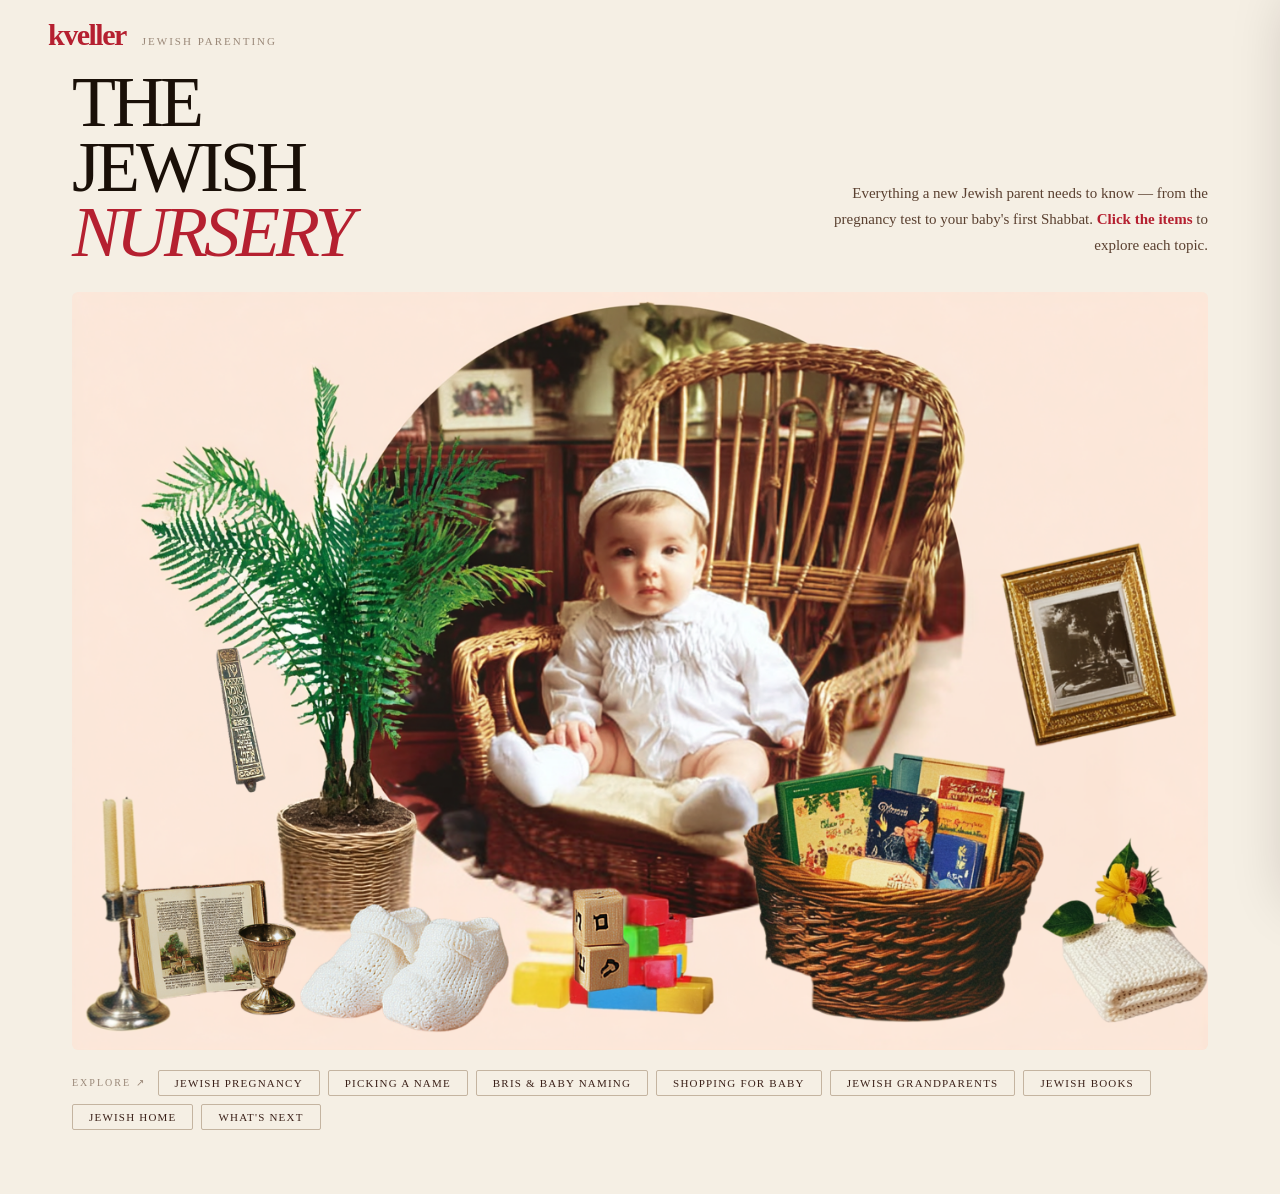
<file: kveller-nursery-hub.html>
<!DOCTYPE html>
<html lang="en">
<head>
  <meta charset="UTF-8">
  <meta name="viewport" content="width=device-width, initial-scale=1.0">
  <title>The Jewish Nursery — Kveller</title>
  <style>
    *, *::before, *::after { box-sizing: border-box; margin: 0; padding: 0; }

    body {
      font-family: Georgia, 'Times New Roman', serif;
      background: #F5EFE4;
      color: #1A1008;
    }

    /* ── Header ── */
    header {
      padding: 18px 48px;
      display: flex;
      align-items: baseline;
      gap: 16px;
    }
    .logo { font-size: 30px; font-weight: bold; color: #B52030; letter-spacing: -1.5px; text-decoration: none; }
    .logo-tag { font-size: 11px; color: #9A8878; letter-spacing: 2px; text-transform: uppercase; }

    /* ── Page layout ── */
    .page { max-width: 1200px; margin: 0 auto; padding: 0 32px 64px; }

    /* ── Intro ── */
    .intro {
      display: flex;
      align-items: flex-end;
      justify-content: space-between;
      gap: 32px;
      margin-bottom: 28px;
    }
    .intro-headline {
      font-size: 72px;
      line-height: 0.9;
      letter-spacing: -4px;
      text-transform: uppercase;
      color: #1A1008;
      flex-shrink: 0;
    }
    .intro-headline em { color: #B52030; font-style: italic; }
    .intro-text {
      max-width: 420px;
      font-size: 15px;
      line-height: 1.75;
      color: #5A4030;
      text-align: right;
      padding-bottom: 6px;
    }
    .intro-text strong { color: #B52030; }
    .cta-mobile { display: none; }

    /* ── Collage container ── */
    .collage {
      position: relative;
      width: 100%;
      line-height: 0;
      border-radius: 6px;
      overflow: hidden;
    }
    .collage img {
      width: 100%;
      height: auto;
      display: block;
    }

    /* ── Hotspots ── */
    .hs {
      position: absolute;
      cursor: pointer;
      border-radius: 4px;
      transition: background 0.15s ease;
    }
    .hs::after {
      content: '';
      position: absolute;
      inset: 0;
      border-radius: 4px;
      border: 1.5px dashed transparent;
      transition: border-color 0.15s ease;
    }
    .hs:hover::after { border-color: #B52030; }
    .hs:hover { background: rgba(181, 32, 48, 0.06); }

    /* Floating label */
    .hs-label {
      position: absolute;
      bottom: calc(100% + 8px);
      left: 50%;
      transform: translateX(-50%);
      background: #1A1008;
      color: #F5EFE4;
      font-size: 10px;
      letter-spacing: 1.8px;
      text-transform: uppercase;
      padding: 5px 12px;
      border-radius: 2px;
      white-space: nowrap;
      opacity: 0;
      pointer-events: none;
      transition: opacity 0.15s ease;
      font-family: Georgia, serif;
    }
    .hs:hover .hs-label { opacity: 1; }

    /* Label position overrides for items near top/bottom */
    .hs.label-below .hs-label {
      bottom: auto;
      top: calc(100% + 8px);
    }
    .hs.label-right .hs-label {
      left: auto;
      right: 0;
      transform: none;
    }

    /* ── Nav chips ── */
    .nav {
      margin-top: 20px;
      display: flex;
      flex-wrap: wrap;
      gap: 8px;
      align-items: center;
    }
    .nav-label {
      font-size: 10px;
      letter-spacing: 2px;
      text-transform: uppercase;
      color: #9A8878;
      margin-right: 4px;
    }
    .chip {
      background: transparent;
      border: 1px solid #C4B4A0;
      color: #3A2018;
      padding: 6px 16px;
      border-radius: 2px;
      font-size: 11px;
      letter-spacing: 1.2px;
      text-transform: uppercase;
      cursor: pointer;
      font-family: Georgia, serif;
      transition: all 0.15s;
    }
    .chip:hover { background: #B52030; border-color: #B52030; color: white; }

    /* ── Overlay ── */
    .overlay {
      position: fixed;
      inset: 0;
      background: rgba(26,16,8,0.45);
      z-index: 200;
      opacity: 0;
      pointer-events: none;
      transition: opacity 0.3s ease;
    }
    .overlay.open { opacity: 1; pointer-events: all; }

    /* ── Panel ── */
    .panel {
      position: fixed;
      top: 0;
      right: -580px;
      width: 560px;
      max-width: 100vw;
      height: 100dvh;
      background: #FAF4EC;
      z-index: 201;
      display: flex;
      flex-direction: column;
      transition: right 0.36s cubic-bezier(0.4, 0, 0.2, 1);
      box-shadow: -8px 0 56px rgba(26,16,8,0.2);
    }
    .panel.open { right: 0; }

    .panel-head {
      padding: 32px 44px 26px;
      border-bottom: 1px solid #DDD0BC;
      flex-shrink: 0;
      position: relative;
    }
    .panel-kicker {
      font-size: 10px;
      letter-spacing: 3px;
      text-transform: uppercase;
      color: #9A8878;
      margin-bottom: 8px;
    }
    .panel-title {
      font-size: 36px;
      line-height: 1.05;
      letter-spacing: -1.5px;
      color: #1A1008;
    }
    .panel-close {
      position: absolute;
      top: 28px;
      right: 36px;
      background: none;
      border: 1px solid #C4B4A0;
      color: #9A8878;
      width: 34px;
      height: 34px;
      font-size: 14px;
      cursor: pointer;
      display: flex;
      align-items: center;
      justify-content: center;
      transition: all 0.15s;
    }
    .panel-close:hover { background: #1A1008; color: #FAF4EC; border-color: #1A1008; }

    .panel-body { flex: 1; overflow-y: auto; padding: 28px 44px 44px; }
    .panel-intro {
      font-size: 16px;
      line-height: 1.78;
      color: #3A2018;
      margin-bottom: 26px;
      padding-bottom: 26px;
      border-bottom: 1px solid #DDD0BC;
    }
    .panel-section {
      font-size: 10px;
      letter-spacing: 3px;
      text-transform: uppercase;
      color: #9A8878;
      margin-bottom: 14px;
    }
    .article-list { list-style: none; }
    .article-item { padding: 13px 0; border-bottom: 1px solid #EDE4D4; }
    .article-item:last-child { border-bottom: none; }
    .article-link {
      display: block;
      font-size: 15.5px;
      font-weight: bold;
      color: #B52030;
      text-decoration: none;
      line-height: 1.35;
      margin-bottom: 4px;
      transition: color 0.12s;
    }
    .article-link:hover { color: #8A1020; }
    .article-excerpt { font-size: 13px; color: #5A4030; line-height: 1.65; }

    /* ── Mobile topic list ── */
    .mobile-topics {
      display: none;
      margin-top: 20px;
    }
    .mobile-topics-label {
      font-size: 10px;
      letter-spacing: 2px;
      text-transform: uppercase;
      color: #9A8878;
      margin-bottom: 4px;
    }
    .topic-row {
      display: flex;
      align-items: center;
      gap: 16px;
      padding: 13px 0;
      border-bottom: 1px solid #EDE4D4;
      cursor: pointer;
      -webkit-tap-highlight-color: transparent;
    }
    .topic-row:last-child { border-bottom: none; }
    .topic-row:active { background: rgba(181,32,48,0.06); margin: 0 -8px; padding: 13px 8px; }
    .topic-thumb {
      width: 68px;
      height: 68px;
      flex-shrink: 0;
      border-radius: 3px;
      background-image: url('nursery-hero.png');
      background-size: 600%;
      background-repeat: no-repeat;
    }
    .topic-info { flex: 1; min-width: 0; }
    .topic-name {
      font-size: 15px;
      font-weight: bold;
      color: #1A1008;
      margin-bottom: 3px;
      font-family: Georgia, serif;
    }
    .topic-desc {
      font-size: 12px;
      color: #5A4030;
      line-height: 1.5;
      font-family: Georgia, serif;
    }
    .topic-arrow {
      color: #B52030;
      font-size: 18px;
      flex-shrink: 0;
    }

    @media (max-width: 720px) {
      .intro { flex-direction: column; gap: 12px; }
      .intro-headline { font-size: 44px; }
      .intro-text { text-align: left; max-width: 100%; }
      .panel { width: 100vw; right: -100vw; }
      .panel-head { padding: 24px; }
      .panel-body { padding: 22px; }
      /* Hide hotspots and desktop nav on mobile */
      .hs { display: none !important; }
      .nav { display: none; }
      /* Show mobile list */
      .mobile-topics { display: block; }
      /* Swap CTA copy */
      .cta-desktop { display: none; }
      .cta-mobile { display: inline; color: #B52030; }
    }
  </style>
</head>
<body>

<header>
  <a href="#" class="logo">kveller</a>
  <span class="logo-tag">Jewish Parenting</span>
</header>

<div class="page">

  <div class="intro">
    <div class="intro-headline">The<br>Jewish<br><em>Nursery</em></div>
    <p class="intro-text">Everything a new Jewish parent needs to know — from the pregnancy test to your baby's first Shabbat. <strong class="cta-desktop">Click the items</strong><strong class="cta-mobile">Scroll down</strong> to explore each topic.</p>
  </div>

  <!-- ── Collage image with hotspots ── -->
  <!-- Image is 1344×896. All hotspot positions are percentages of those dimensions. -->
  <div class="collage" id="collage">
    <img src="nursery-hero.png" alt="A Jewish nursery collage — baby in wicker chair surrounded by Jewish baby items" draggable="false">

    <!-- 1. BABY IN WICKER CHAIR (center oval) → What's Next
         Shortened to stay within the circular photo, not bleed into bottom items -->
    <div class="hs label-below"
         style="left:22%; top:1%; width:50%; height:62%"
         onclick="openPanel('nextsteps')"
         tabindex="0" aria-label="Baby — What's Next">
      <span class="hs-label">What's Next</span>
    </div>

    <!-- 2. MEZUZAH (left side, nestled beside fern) → Creating a Jewish Home
         Trim top so it starts at mezuzah, widen right to cover full width -->
    <div class="hs"
         style="left:11.5%; top:48%; width:6%; height:26%"
         onclick="openPanel('home')"
         tabindex="0" aria-label="Mezuzah — Creating a Jewish Home">
      <span class="hs-label">Jewish Home</span>
    </div>

    <!-- 3. CANDLESTICK + KIDDUSH CUP + SIDDUR (bottom left) → Bris & Baby Naming
         Extended right to cover full span of kiddush cup + siddur -->
    <div class="hs"
         style="left:1.1%; top:69.2%; width:18%; height:26%"
         onclick="openPanel('bris')"
         tabindex="0" aria-label="Ceremonial items — Bris & Baby Naming">
      <span class="hs-label">Bris &amp; Baby Naming</span>
    </div>

    <!-- 4. BABY BOOTIES (bottom center-left) → Shopping for Baby
         Moved right to sit over the booties -->
    <div class="hs"
         style="left:21%; top:77%; width:13%; height:20%"
         onclick="openPanel('shopping')"
         tabindex="0" aria-label="Baby booties — Shopping for Baby">
      <span class="hs-label">Shopping for Baby</span>
    </div>

    <!-- 5. HEBREW BLOCKS (bottom center) → Picking a Jewish Name
         Moved right to sit over the blocks cluster -->
    <div class="hs"
         style="left:37%; top:77%; width:21%; height:20%"
         onclick="openPanel('name')"
         tabindex="0" aria-label="Hebrew blocks — Picking a Jewish Name">
      <span class="hs-label">Picking a Name</span>
    </div>

    <!-- 6. BOOK BASKET (bottom right center) → Jewish Books -->
    <div class="hs"
         style="left:56.2%; top:68.6%; width:27.8%; height:27.8%"
         onclick="openPanel('books')"
         tabindex="0" aria-label="Book basket — Jewish Books">
      <span class="hs-label">Jewish Books</span>
    </div>

    <!-- 7. GOLD-FRAMED VINTAGE PHOTO (right) → Jewish Grandparents
         Moved right to sit over the painting -->
    <div class="hs label-right"
         style="left:80%; top:33%; width:15%; height:29%"
         onclick="openPanel('grandparents')"
         tabindex="0" aria-label="Family photo — Jewish Grandparents">
      <span class="hs-label">Jewish Grandparents</span>
    </div>

    <!-- 8. KNITTED BLANKET + FLOWERS (far bottom right) → Jewish Pregnancy -->
    <div class="hs label-right"
         style="left:83%; top:77.6%; width:15.8%; height:19.6%"
         onclick="openPanel('pregnancy')"
         tabindex="0" aria-label="Blanket — Jewish Pregnancy">
      <span class="hs-label">Jewish Pregnancy</span>
    </div>

  </div><!-- /collage -->

  <nav class="nav">
    <span class="nav-label">Explore ↗</span>
    <button class="chip" onclick="openPanel('pregnancy')">Jewish Pregnancy</button>
    <button class="chip" onclick="openPanel('name')">Picking a Name</button>
    <button class="chip" onclick="openPanel('bris')">Bris &amp; Baby Naming</button>
    <button class="chip" onclick="openPanel('shopping')">Shopping for Baby</button>
    <button class="chip" onclick="openPanel('grandparents')">Jewish Grandparents</button>
    <button class="chip" onclick="openPanel('books')">Jewish Books</button>
    <button class="chip" onclick="openPanel('home')">Jewish Home</button>
    <button class="chip" onclick="openPanel('nextsteps')">What's Next</button>
  </nav>

  <!-- ── Mobile topic list (hidden on desktop) ── -->
  <!-- Thumbnails use background-position to crop the collage image to each item -->
  <!-- background-size: 600% means 6× zoom; positions calculated from item center coords -->
  <div class="mobile-topics">
    <p class="mobile-topics-label">Explore each topic</p>

    <div class="topic-row" onclick="openPanel('pregnancy')">
      <div class="topic-thumb" style="background-position: 100% 100%"></div>
      <div class="topic-info">
        <div class="topic-name">Jewish Pregnancy</div>
        <div class="topic-desc">Ayin hara, genetic testing, doulas &amp; birth traditions</div>
      </div>
      <span class="topic-arrow">→</span>
    </div>

    <div class="topic-row" onclick="openPanel('bris')">
      <div class="topic-thumb" style="background-position: 0% 97%"></div>
      <div class="topic-info">
        <div class="topic-name">Bris &amp; Baby Naming</div>
        <div class="topic-desc">Brit milah, baby naming ceremonies &amp; how to find a mohel</div>
      </div>
      <span class="topic-arrow">→</span>
    </div>

    <div class="topic-row" onclick="openPanel('name')">
      <div class="topic-thumb" style="background-position: 40% 100%"></div>
      <div class="topic-info">
        <div class="topic-name">Picking a Name</div>
        <div class="topic-desc">Hebrew names, honoring loved ones &amp; family tradition</div>
      </div>
      <span class="topic-arrow">→</span>
    </div>

    <div class="topic-row" onclick="openPanel('shopping')">
      <div class="topic-thumb" style="background-position: 22% 100%"></div>
      <div class="topic-info">
        <div class="topic-name">Shopping for Baby</div>
        <div class="topic-desc">Gift guides, mezuzahs &amp; Jewish registry essentials</div>
      </div>
      <span class="topic-arrow">→</span>
    </div>

    <div class="topic-row" onclick="openPanel('grandparents')">
      <div class="topic-thumb" style="background-position: 88% 42%"></div>
      <div class="topic-info">
        <div class="topic-name">Jewish Grandparents</div>
        <div class="topic-desc">Bubbe, Saba, Savta &amp; the stories only they can tell</div>
      </div>
      <span class="topic-arrow">→</span>
    </div>

    <div class="topic-row" onclick="openPanel('books')">
      <div class="topic-thumb" style="background-position: 72% 87%"></div>
      <div class="topic-info">
        <div class="topic-name">Jewish Books</div>
        <div class="topic-desc">The best Jewish board books to start your baby's shelf</div>
      </div>
      <span class="topic-arrow">→</span>
    </div>

    <div class="topic-row" onclick="openPanel('home')">
      <div class="topic-thumb" style="background-position: 0% 65%"></div>
      <div class="topic-info">
        <div class="topic-name">Creating a Jewish Home</div>
        <div class="topic-desc">Mezuzahs, Shabbat rituals &amp; making your home feel Jewish</div>
      </div>
      <span class="topic-arrow">→</span>
    </div>

    <div class="topic-row" onclick="openPanel('nextsteps')">
      <div class="topic-thumb" style="background-position: 45% 30%"></div>
      <div class="topic-info">
        <div class="topic-name">What's Next</div>
        <div class="topic-desc">First holidays, Jewish education &amp; finding your village</div>
      </div>
      <span class="topic-arrow">→</span>
    </div>

  </div><!-- /mobile-topics -->

</div>

<!-- Overlay -->
<div class="overlay" id="overlay" onclick="closePanel()"></div>

<!-- Panel -->
<div class="panel" id="panel">
  <div class="panel-head">
    <button class="panel-close" onclick="closePanel()" aria-label="Close">✕</button>
    <div class="panel-kicker">A Kveller Guide</div>
    <div class="panel-title" id="panelTitle"></div>
  </div>
  <div class="panel-body" id="panelBody"></div>
</div>

<script>
const topics = {
  pregnancy: {
    title: 'Jewish Pregnancy',
    intro: 'From the question of baby showers (<em>ayin hara</em>, anyone?) to finding a Jewish doula to Ashkenazi genetic testing — pregnancy comes with its own Jewish dimension. We\'ve got you, wherever you are on the spectrum.',
    articles: [
      { title: 'What Makes a Pregnancy Jewish?', excerpt: 'Jewish superstitions, the evil eye, baby showers, genetic testing, and prayers — a guide to the Jewish side of expecting.' },
      { title: 'Should I Have a Jewish Baby Shower?', excerpt: 'Because of the belief in the evil eye (<em>ayin hara</em>), some Jews choose not to celebrate before the birth. Here\'s how to navigate the question.' },
      { title: 'Is There Such a Thing as a Jewish Doula?', excerpt: 'Yes — some doulas incorporate Jewish rituals, including going to the mikveh and Jewish prayers, into their birth support work.' },
      { title: 'Ashkenazi Genetic Testing: What You Need to Know', excerpt: 'An important guide for Ashkenazi Jews hoping to have a biological baby, covering Tay-Sachs, Gaucher, cystic fibrosis, and more.' },
      { title: 'Jewish Pregnancy Prayers and Blessings', excerpt: 'From the Shehechiyanu to prayers for a healthy pregnancy — spiritual practices to embrace during this time.' },
    ]
  },
  name: {
    title: 'Picking a Jewish Name',
    intro: 'What\'s in a name? When you\'re Jewish — a lot. Tradition, history, hope for your child\'s future, and often a Hebrew name on top of their legal name. We\'ll help you navigate it all.',
    articles: [
      { title: 'Everything About Jewish Naming Traditions', excerpt: 'Ashkenazi, Sephardic, and modern approaches — plus creative ways to honor a loved one\'s memory while finding a name you actually love.' },
      { title: 'What\'s in a Hebrew Name?', excerpt: 'Used for Jewish ceremonial life — from the bris to bar/bat mitzvah to reading Torah. How to choose a Hebrew name that means something.' },
      { title: 'The Kveller Baby Name Finder', excerpt: 'Browse thousands of Jewish baby names by meaning, origin, and Hebrew letter.' },
      { title: 'Creative Ways to Honor a Loved One in a Name', excerpt: '"We named our daughter Elissa, after my grandma Estelle." How Jewish families navigate the Ashkenazi naming tradition creatively.' },
      { title: 'The Most Popular Jewish Baby Names Right Now', excerpt: 'From classic Hebrew to Yiddish revivals — what Jewish parents are choosing today.' },
    ]
  },
  bris: {
    title: 'Bris & Baby Naming',
    intro: 'Within the first days of your baby\'s life, you\'ll have a chance to publicly welcome them into Jewish life — with either a <em>brit milah</em> (bris) or a Jewish baby naming ceremony. Both are beautiful. The bagel spread is strongly encouraged.',
    articles: [
      { title: 'What Is a Bris?', excerpt: '<em>Brit milah</em> — the Jewish covenant of circumcision — typically happens on the 8th day after birth, performed by a mohel, often alongside a rabbi and family.' },
      { title: 'Do I Have to Have a Bris?', excerpt: 'The bris is one of the more controversial Jewish rituals. You\'re not alone in feeling conflicted — and you can welcome a Jewish baby without one.' },
      { title: 'How to Choose a Mohel', excerpt: 'Ask your rabbi, check parenting forums, or ask the community. Here\'s what to look for when finding the right person for your family.' },
      { title: 'What Is a Jewish Baby Naming Ceremony?', excerpt: 'Baby namings became popular in the 1970s as a rite of passage for newborn girls — and they\'re a meaningful option for any baby.' },
      { title: 'Planning an Interfaith Baby Naming', excerpt: 'Beautiful ways to incorporate your family\'s other faiths and traditions — and to help non-Jewish relatives feel welcomed and included.' },
    ]
  },
  shopping: {
    title: 'Shopping for Your Jewish Baby',
    intro: 'Put a mezuzah on it. Add a Jewish board book. Whether you\'re building a registry or shopping for a shower gift, there are so many wonderful ways to bring Jewish tradition into the nursery from day one.',
    articles: [
      { title: 'The Best Jewish Baby Shower Gifts', excerpt: 'Mezuzahs, Hebrew name art, Jewish board books, Shabbat-themed gear and more — the definitive Kveller gift guide.' },
      { title: 'Beautiful Mezuzahs for the Nursery', excerpt: 'Every Jewish home needs a mezuzah — and a nursery is the perfect place for a special one.' },
      { title: 'The Best Jewish Board Books for Babies', excerpt: 'Start your baby\'s Jewish library early. Trust us on the board books.' },
      { title: 'Jewish Baby Clothing and Gear We Love', excerpt: 'Chai onesies, Hebrew alphabet prints, and other Jewish-themed baby items worth putting on your registry.' },
      { title: 'Jewish-Owned Baby Brands to Support', excerpt: 'Shop Jewish and support makers who bring Jewish values and aesthetics to baby gear.' },
    ]
  },
  grandparents: {
    title: 'Jewish Grandparents',
    intro: 'Having Jewish grandparents and grandparent-like figures in your life is a blessing — and not just because they can take the baby while you nap. Think of the stories and traditions they\'ll pass on.',
    articles: [
      { title: 'What Will Your Child Call Their Grandparents?', excerpt: 'Savta, Bubbe, Nonna, Saba — a guide to Jewish grandparent names in Hebrew, Yiddish, and Ladino. Worth deciding before the baby arrives.' },
      { title: 'Including Grandparents in Jewish Rituals', excerpt: 'The <em>sandek</em> (who holds the baby at the bris), honors at the baby naming — meaningful ways to involve grandparents from day one.' },
      { title: 'How to Honor Grandparents in Your Baby\'s Name', excerpt: 'Jewish naming traditions create a beautiful intergenerational connection. How to make that connection meaningful for your family.' },
      { title: 'Setting Boundaries with Loving but Opinionated Grandparents', excerpt: 'You love them. They have a lot of thoughts. Here\'s how to navigate it with grace.' },
      { title: 'The Stories Only Grandparents Can Tell', excerpt: 'Why grandparents are your child\'s most powerful connection to Jewish history, memory, and family tradition.' },
    ]
  },
  books: {
    title: 'Jewish Books for Baby',
    intro: 'At Kveller, we think books make the best gifts. Jewish board books are one of the most powerful ways to introduce your baby to Jewish traditions, holidays, language, and culture. Start early — like, day one.',
    articles: [
      { title: 'The Best Jewish Board Books for Babies', excerpt: 'The definitive Kveller list — every Jewish baby needs these on their shelf.' },
      { title: 'Jewish Picture Books for Toddlers', excerpt: 'As they grow, expand their Jewish bookshelf with beautiful picture books about holidays, heroes, and Jewish values.' },
      { title: 'Jewish Holiday Books the Whole Family Will Love', excerpt: 'From Shabbat to High Holidays to Passover — books that make Jewish holidays come alive for even the youngest readers.' },
      { title: 'Hebrew Alphabet Books We Love', excerpt: 'Introduce your baby to Hebrew letters early with these gorgeous, engaging alef-bet books.' },
      { title: 'Why Reading Jewish Stories Matters', excerpt: 'Why reading Jewish stories aloud — from the very beginning — is one of the most powerful ways to transmit culture and values.' },
    ]
  },
  home: {
    title: 'Creating a Jewish Home',
    intro: 'One of the most meaningful gifts you can give your new baby is a warm, Jewish home. It doesn\'t have to be elaborate — a mezuzah on the door, candles on Friday night, a song at bedtime. It all starts here.',
    articles: [
      { title: 'How to Put Up a Mezuzah', excerpt: 'What\'s inside it, which doorways need one, how to hang it correctly — and why even a simple nursery mezuzah is a powerful act.' },
      { title: 'Starting Shabbat Rituals with a Newborn', excerpt: 'Simple, beautiful ways to begin a Shabbat practice even with a newborn in the house. It doesn\'t have to be perfect.' },
      { title: 'Jewish Art for a Baby\'s Room', excerpt: 'Hebrew alphabet prints, framed blessings, hand-lettered prayers — beautiful Jewish art perfect for a nursery.' },
      { title: 'Prayers and Blessings for Your New Baby', excerpt: 'From the Shehechiyanu to the bedtime <em>Shema</em> — Jewish prayers to share with your newborn.' },
      { title: 'How to Make Your Home Feel Jewish', excerpt: 'Jewish identity is built in the everyday — the books on the shelves, the food in the kitchen, the songs at bedtime.' },
    ]
  },
  nextsteps: {
    title: 'What\'s Next',
    intro: 'Congratulations — you\'ve made it through the newborn basics. Now comes the beautiful, ongoing work of being a Jewish parent. Here\'s what to know about the first weeks and months, and what lies ahead.',
    articles: [
      { title: 'Postpartum Depression and Jewish Parenting', excerpt: 'PPD and PPA are very common and often under-screened. If you\'re experiencing either, you are not alone. Kveller has resources and community.' },
      { title: 'Feeding Your Baby — and Yourself', excerpt: 'In the first days of parenting, lean on the Jewish tradition of community food. Accept all the casseroles.' },
      { title: 'When Do I Start Jewish Education?', excerpt: 'From Jewish preschool to Hebrew school to summer camp — how to think about your child\'s Jewish education from the very beginning.' },
      { title: 'Celebrating Your Baby\'s First Jewish Holidays', excerpt: 'From their first Hanukkah to their first Passover seder — how to make the Jewish calendar magical for your growing child.' },
      { title: 'Building Your Jewish Village', excerpt: 'Finding a synagogue home, Jewish parents groups, and the community that will support your whole family.' },
    ]
  }
};

function openPanel(id) {
  const t = topics[id];
  if (!t) return;
  document.getElementById('panelTitle').textContent = t.title;
  document.getElementById('panelBody').innerHTML = `
    <p class="panel-intro">${t.intro}</p>
    <p class="panel-section">On Kveller</p>
    <ul class="article-list">${t.articles.map(a => `
      <li class="article-item">
        <a class="article-link" href="#">${a.title}</a>
        <p class="article-excerpt">${a.excerpt}</p>
      </li>`).join('')}
    </ul>`;
  document.getElementById('overlay').classList.add('open');
  const panel = document.getElementById('panel');
  panel.classList.add('open');
  panel.querySelector('.panel-body').scrollTop = 0;
}

function closePanel() {
  document.getElementById('overlay').classList.remove('open');
  document.getElementById('panel').classList.remove('open');
}

document.addEventListener('keydown', e => { if (e.key === 'Escape') closePanel(); });
document.querySelectorAll('.hs').forEach(el => {
  el.addEventListener('keydown', e => {
    if (e.key === 'Enter' || e.key === ' ') { e.preventDefault(); el.click(); }
  });
});
</script>
</body>
</html>
</file>
